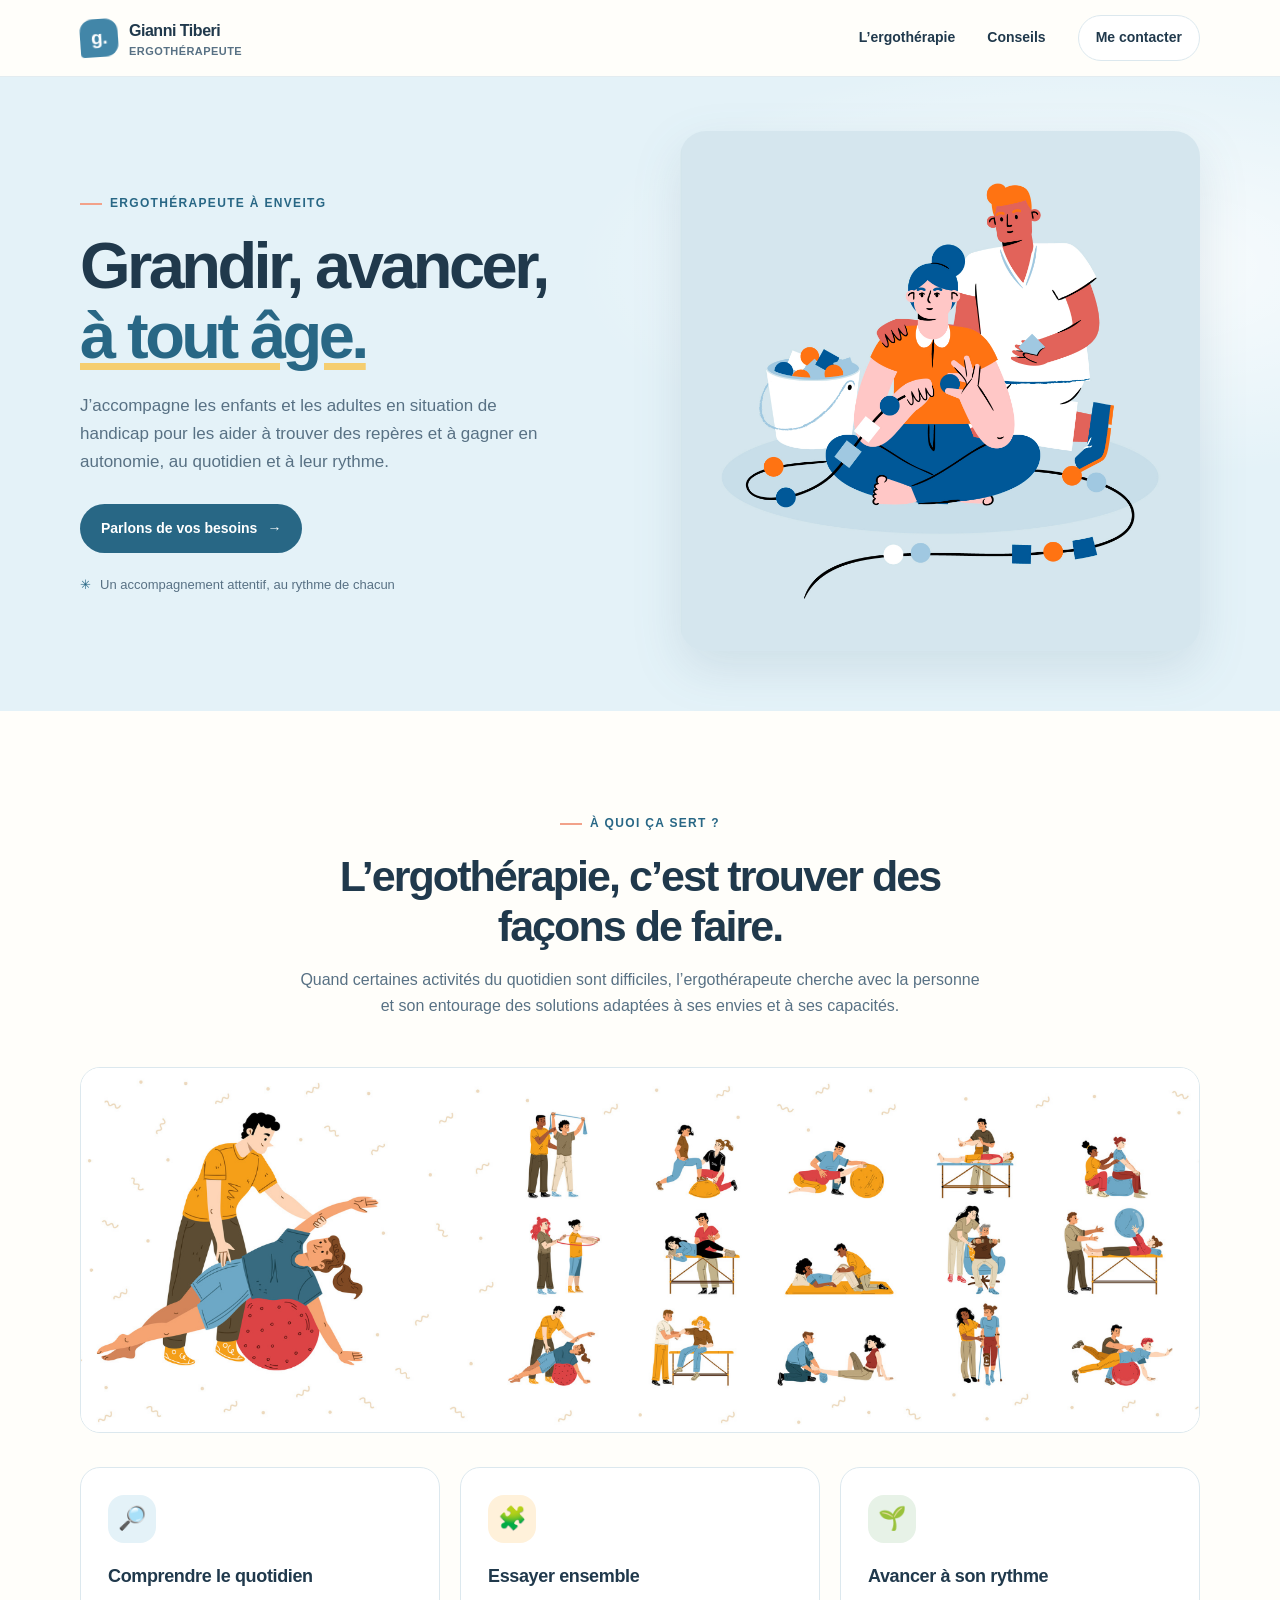
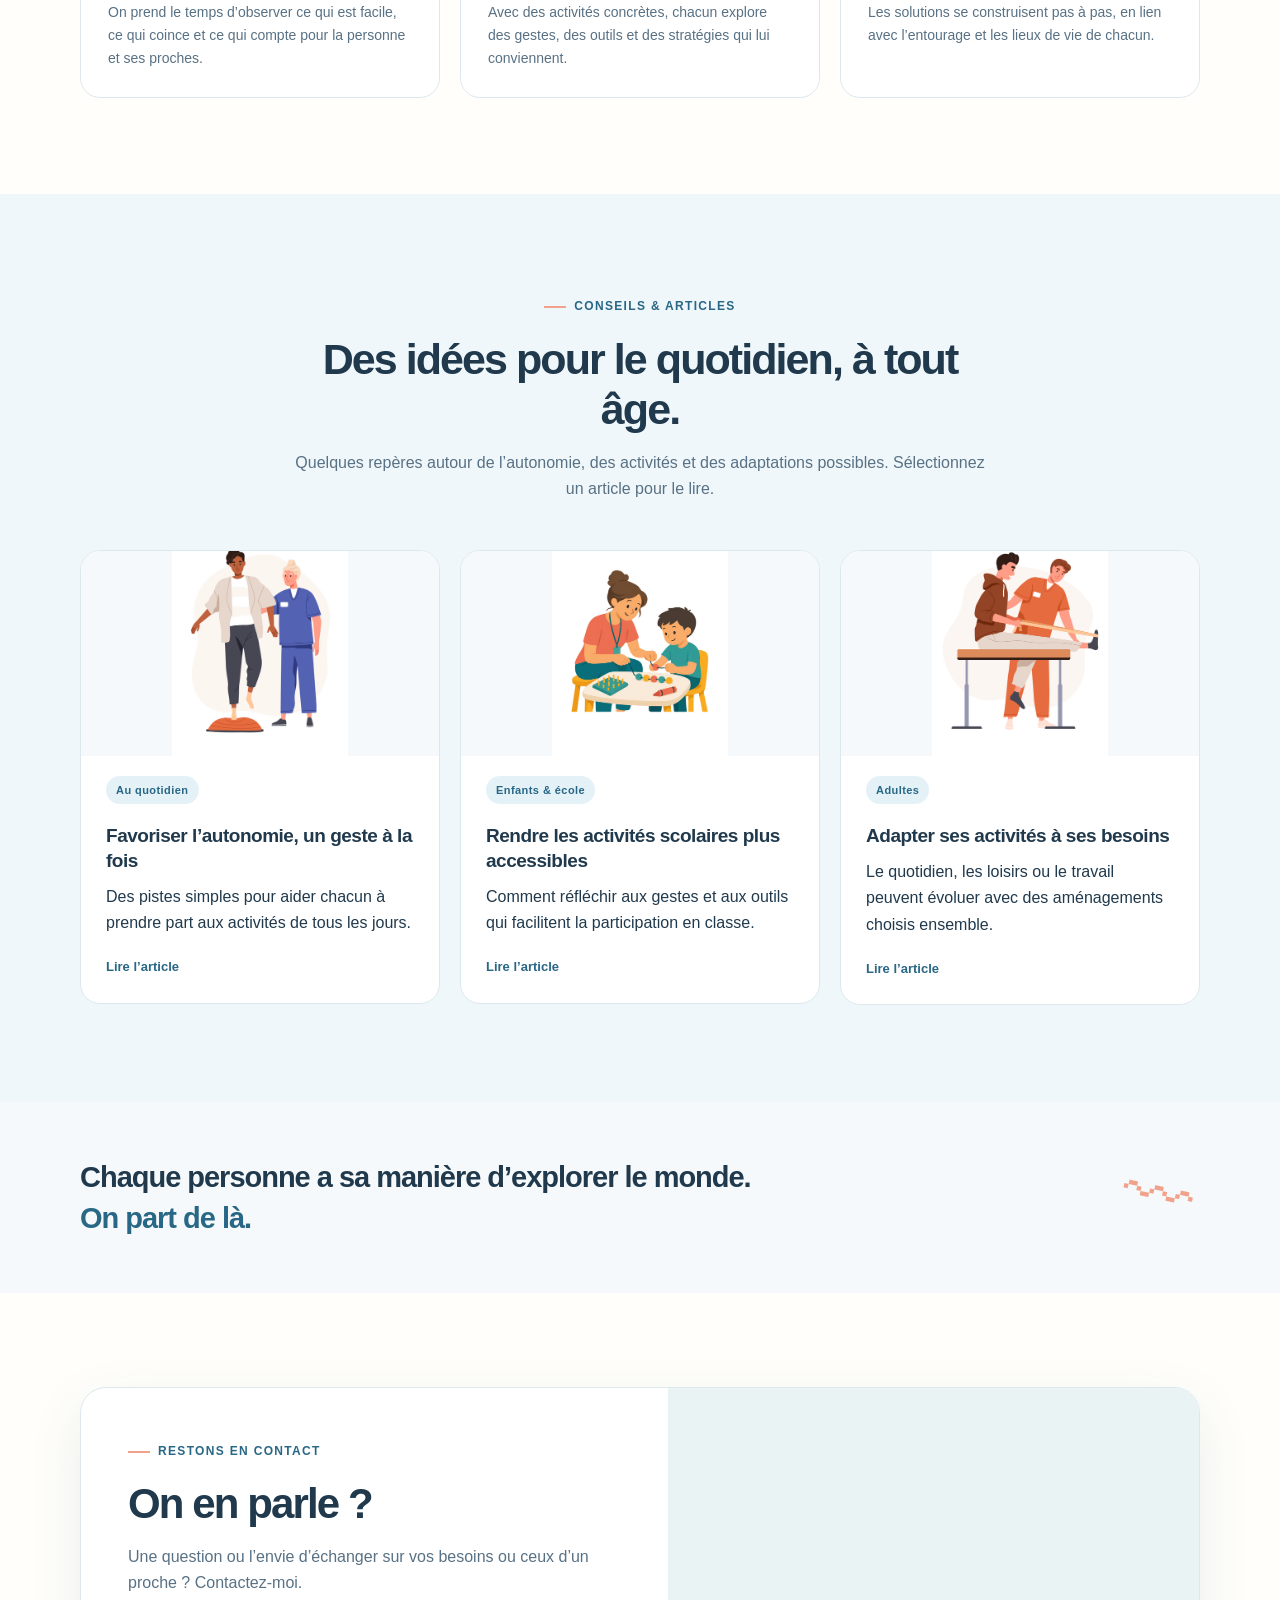
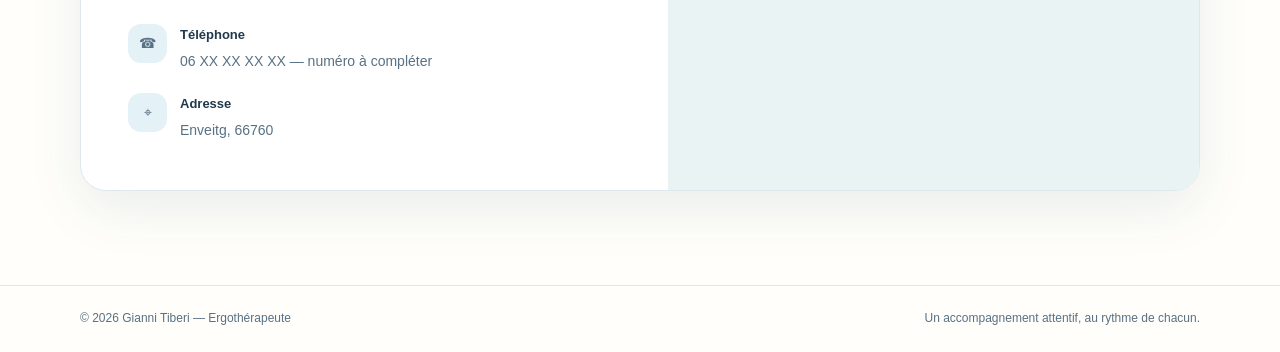
<file: index.html>
﻿<!doctype html>
<html lang="fr">
<head>
  <meta charset="utf-8">
  <meta name="viewport" content="width=device-width, initial-scale=1">
  <meta name="theme-color" content="#f3f8fc">
  <meta name="description" content="Gianni Tiberi, ergothérapeute à Enveitg. Un accompagnement attentif pour aider les enfants et les adultes à gagner en autonomie au quotidien.">
  <title>Gianni Tiberi — Ergothérapeute à Enveitg</title>
  <link rel="stylesheet" href="css/style.css">

</head>
<body>
  <header class="topbar">
    <nav class="nav wrap" aria-label="Navigation principale">
      <a class="brand" href="#" aria-label="Gianni Tiberi, accueil">
        <span class="brand-mark" aria-hidden="true">g.</span>
        <span>Gianni Tiberi<small>ERGOTHÉRAPEUTE</small></span>
      </a>
      <div class="nav-links">
        <a href="#ergotherapie">L’ergothérapie</a>
        <a href="#conseils">Conseils</a>
        <a class="nav-contact" href="#contact">Me contacter</span></a>
      </div>
    </nav>
  </header>

  <main>
    <section class="hero" aria-labelledby="hero-title">
      <div class="hero-grid wrap">
        <div class="hero-copy">
          <p class="eyebrow">Ergothérapeute à Enveitg</p>
          <h1 id="hero-title">Grandir, avancer,<br><em>à tout âge.</em></h1>
          <p>J’accompagne les enfants et les adultes en situation de handicap pour les aider à trouver des repères et à gagner en autonomie, au quotidien et à leur rythme.</p>
          <a class="button" href="#contact">Parlons de vos besoins <span aria-hidden="true">→</span></a>
          <div class="hero-note"><span aria-hidden="true">✳</span> Un accompagnement attentif, au rythme de chacun</div>
        </div>
        <img class="hero-image" src="img/hero.jpg" alt="Un professionnel accompagne une enfant lors d’une activité" fetchpriority="high">
      </div>
    </section>

    <section class="section wrap" id="ergotherapie" aria-labelledby="ergo-title">
      <div class="section-heading">
        <p class="eyebrow">À quoi ça sert ?</p>
        <h2 id="ergo-title">L’ergothérapie, c’est trouver des façons de faire.</h2>
        <p>Quand certaines activités du quotidien sont difficiles, l’ergothérapeute cherche avec la personne et son entourage des solutions adaptées à ses envies et à ses capacités.</p>
      </div>
      <img class="explainer-image" src="img/image2.png" alt="Illustrations de personnes de différents âges accompagnées lors d’activités thérapeutiques" loading="lazy" decoding="async">
      <div class="steps">
        <article class="step">
          <div class="step-icon" aria-hidden="true">🔎</div>
          <h3>Comprendre le quotidien</h3>
          <p>On prend le temps d’observer ce qui est facile, ce qui coince et ce qui compte pour la personne et ses proches.</p>
        </article>
        <article class="step">
          <div class="step-icon" aria-hidden="true">🧩</div>
          <h3>Essayer ensemble</h3>
          <p>Avec des activités concrètes, chacun explore des gestes, des outils et des stratégies qui lui conviennent.</p>
        </article>
        <article class="step">
          <div class="step-icon" aria-hidden="true">🌱</div>
          <h3>Avancer à son rythme</h3>
          <p>Les solutions se construisent pas à pas, en lien avec l’entourage et les lieux de vie de chacun.</p>
        </article>
      </div>
    </section>

    <section class="section blog-section" id="conseils" aria-labelledby="conseils-title">
      <div class="section-heading">
        <p class="eyebrow">Conseils &amp; articles</p>
        <h2 id="conseils-title">Des idées pour le quotidien, à tout âge.</h2>
        <p>Quelques repères autour de l’autonomie, des activités et des adaptations possibles. Sélectionnez un article pour le lire.</p>
      </div>
      <div class="article-grid">
        <a class="blog-card blog-card--link" href="article.html?id=autonomie">
          <img class="blog-card-image blog-card-image--daily" src="img/autonomie.png" alt="Un adulte s’exerce à l’équilibre avec l’aide d’une professionnelle" loading="lazy" decoding="async">
          <span class="blog-card-body">
            <span class="blog-category">Au quotidien</span>
            <h3>Favoriser l’autonomie, un geste à la fois</h3>
            <p>Des pistes simples pour aider chacun à prendre part aux activités de tous les jours.</p>
            <span class="blog-readmore">Lire l’article</span>
          </span>
        </a>

        <a class="blog-card blog-card--link" href="article.html?id=ecole">
          <img class="blog-card-image blog-card-image--school" src="img/enfant.png" alt="Un enfant réalise une activité manuelle accompagné par une professionnelle" loading="lazy" decoding="async">
          <span class="blog-card-body">
            <span class="blog-category">Enfants &amp; école</span>
            <h3>Rendre les activités scolaires plus accessibles</h3>
            <p>Comment réfléchir aux gestes et aux outils qui facilitent la participation en classe.</p>
            <span class="blog-readmore">Lire l’article</span>
          </span>
        </a>

        <a class="blog-card blog-card--link" href="article.html?id=adultes">
          <img class="blog-card-image blog-card-image--adult" src="img/exercices.png" alt="Un adulte s’exerce avec l’aide d’un professionnel" loading="lazy" decoding="async">
          <span class="blog-card-body">
            <span class="blog-category">Adultes</span>
            <h3>Adapter ses activités à ses besoins</h3>
            <p>Le quotidien, les loisirs ou le travail peuvent évoluer avec des aménagements choisis ensemble.</p>
            <span class="blog-readmore">Lire l’article</span>
          </span>
        </a>
      </div>
    </section>

    <aside class="quote-band" aria-label="Une approche personnalisée">
      <div class="quote-inner wrap">
        <p>Chaque personne a sa manière d’explorer le monde. <span>On part de là.</span></p>
        <span class="quote-doodle" aria-hidden="true">〰</span>
      </div>
    </aside>

    <section class="contact-section wrap" id="contact" aria-labelledby="contact-title">
      <div class="contact-card">
        <div class="contact-copy">
          <p class="eyebrow">Restons en contact</p>
          <h2 id="contact-title">On en parle ?</h2>
          <p>Une question ou l’envie d’échanger sur vos besoins ou ceux d’un proche ? Contactez-moi.</p>
          <div class="contact-list">
            <div class="contact-item">
              <span class="contact-symbol" aria-hidden="true">☎</span>
              <div><strong>Téléphone</strong><span>06 XX XX XX XX — numéro à compléter</span></div>
            </div>
            <div class="contact-item">
              <span class="contact-symbol" aria-hidden="true">⌖</span>
              <div><strong>Adresse</strong><span>Enveitg, 66760</span></div>
            </div>
          </div>
        </div>
        <div class="map-panel">
          <iframe
            src="https://www.google.com/maps?q=Enveitg%2066760&output=embed"
            title="Carte Google Maps d’Enveitg, 66760"
            loading="lazy"
            referrerpolicy="no-referrer-when-downgrade"
            allowfullscreen>
          </iframe>
        </div>
      </div>
    </section>
  </main>

  <footer>
    <div class="footer-inner wrap">
      <span>© <span id="year">2026</span> Gianni Tiberi — Ergothérapeute</span>
      <span>Un accompagnement attentif, au rythme de chacun.</span>
    </div>
  </footer>

  <script src="js/main.js" defer></script>
</body>
</html>
</file>
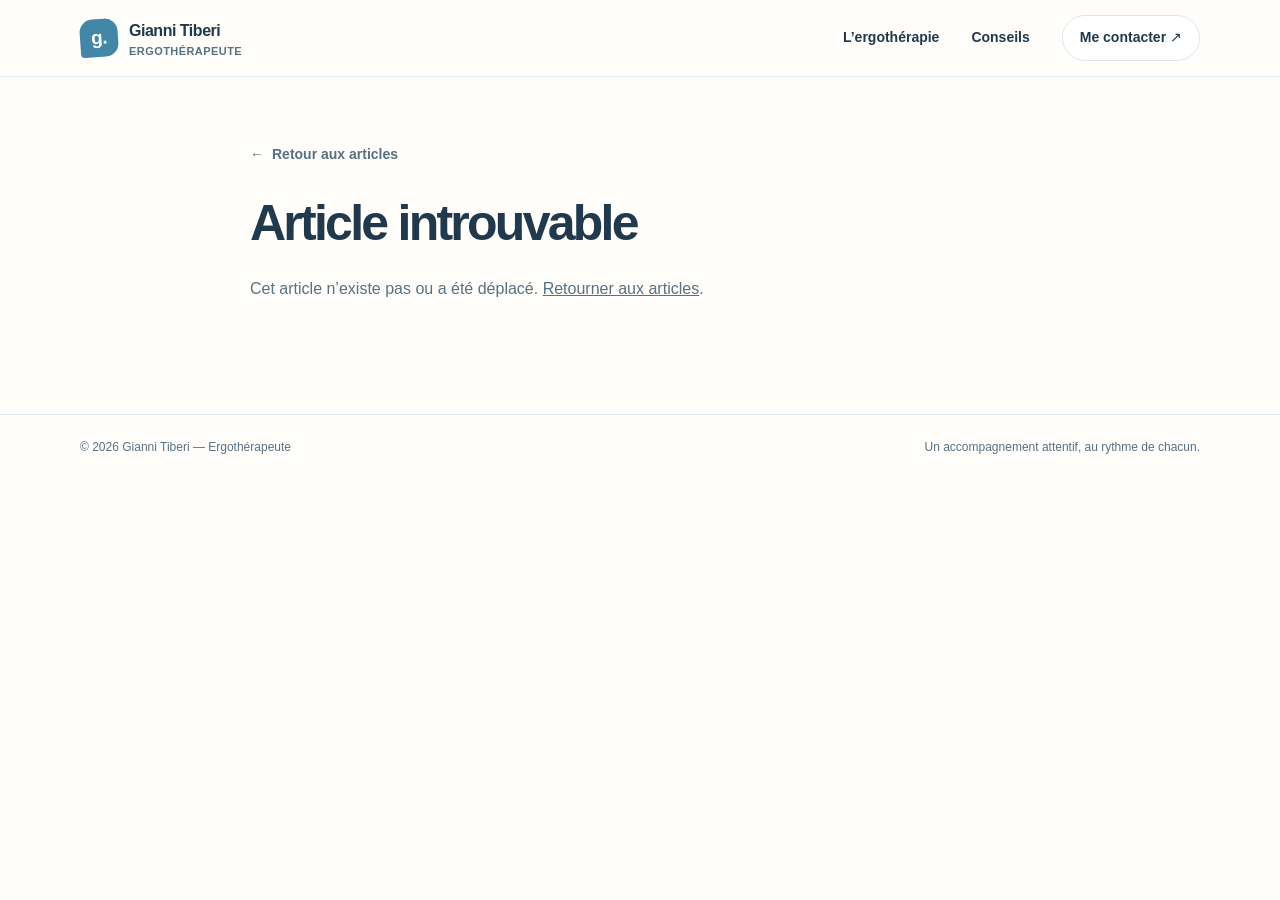
<file: article.html>
<!doctype html>
<html lang="fr">

<head>
  <meta charset="utf-8">
  <meta name="viewport" content="width=device-width, initial-scale=1">
  <meta name="theme-color" content="#f3f8fc">
  <meta name="description"
    content="Article de Gianni Tiberi, ergothérapeute à Enveitg — conseils et repères pour le quotidien.">
  <title>Article — Gianni Tiberi, ergothérapeute</title>
  <link rel="stylesheet" href="css/style.css">
</head>

<body>
  <header class="topbar">
    <nav class="nav wrap" aria-label="Navigation principale">
      <a class="brand" href="index.html" aria-label="Gianni Tiberi, accueil">
        <span class="brand-mark" aria-hidden="true">g.</span>
        <span>Gianni Tiberi<small>ERGOTHÉRAPEUTE</small></span>
      </a>
      <div class="nav-links">
        <a href="index.html#ergotherapie">L’ergothérapie</a>
        <a href="index.html#conseils">Conseils</a>
        <a class="nav-contact" href="index.html#contact">Me contacter <span aria-hidden="true">↗</span></a>
      </div>
    </nav>
  </header>

  <main>
    <section class="article-page wrap" id="article" aria-labelledby="article-title">
      <a class="article-back" href="index.html#conseils"><span aria-hidden="true">←</span> Retour aux articles</a>

      <article>
        <span class="blog-category" id="article-category">Article</span>
        <h1 id="article-title">Chargement de l’article…</h1>
        <img class="article-hero" id="article-image" src="img/autonomie.png" alt="" loading="lazy" decoding="async">
        <div class="article-body" id="article-body"></div>
      </article>
    </section>
  </main>

  <footer>
    <div class="footer-inner wrap">
      <span>© <span id="year">2026</span> Gianni Tiberi — Ergothérapeute</span>
      <span>Un accompagnement attentif, au rythme de chacun.</span>
    </div>
  </footer>

  <script src="js/main.js" defer></script>
</body>

</html>
</file>
<file: css/style.css>
:root {
  color-scheme: light;
  --ink: #20394c;
  --muted: #587184;
  --blue: #4286a8;
  --blue-dark: #286785;
  --sky: #e4f2f8;
  --paper: #fffefa;
  --line: #dce8ee;
  --coral: #f2a28a;
  --yellow: #f5ce70;
  --green: #bdd9c2;
  --shadow: 0 18px 55px rgba(34, 73, 96, .09);
  font-family: "Trebuchet MS", "Segoe UI", sans-serif;
  font-synthesis: none;
  text-rendering: optimizeLegibility;
}

* { box-sizing: border-box; }

html {
  scroll-behavior: smooth;
  scroll-padding-top: 80px;
}

body {
  margin: 0;
  color: var(--ink);
  background: var(--paper);
  line-height: 1.65;
}

a { color: inherit; }

a:focus-visible {
  outline: 3px solid var(--coral);
  outline-offset: 4px;
  border-radius: 4px;
}

.wrap {
  width: min(1120px, calc(100% - 48px));
  margin-inline: auto;
}

.topbar {
  position: sticky;
  top: 0;
  z-index: 20;
  background: rgba(255, 254, 250, .94);
  border-bottom: 1px solid rgba(220, 232, 238, .8);
}

.nav {
  min-height: 76px;
  display: flex;
  align-items: center;
  justify-content: space-between;
  gap: 24px;
}

.brand {
  display: inline-flex;
  align-items: center;
  gap: 11px;
  color: var(--ink);
  text-decoration: none;
  font-weight: 800;
  letter-spacing: -.03em;
}

.brand-mark {
  width: 38px;
  height: 38px;
  display: grid;
  place-items: center;
  border-radius: 13px 13px 13px 4px;
  background: var(--blue);
  color: white;
  font-size: 19px;
  transform: rotate(-4deg);
}

.brand small {
  display: block;
  color: var(--muted);
  font-size: 11px;
  font-weight: 600;
  letter-spacing: .04em;
  line-height: 1.2;
}

.nav-links {
  display: flex;
  align-items: center;
  gap: 32px;
  font-size: 14px;
  font-weight: 700;
}

.nav-links a {
  text-decoration: none;
}

.nav-links a:hover { color: var(--blue-dark); }

.nav-contact {
  padding: 10px 17px;
  border: 1px solid var(--line);
  border-radius: 999px;
  background: white;
}

.hero {
  overflow: hidden;
  background:
    radial-gradient(ellipse at 86% 30%, rgba(255,255,255,.82), transparent 34%),
    var(--sky);
}

.hero-grid {
  min-height: 580px;
  display: grid;
  grid-template-columns: 1fr 1fr;
  align-items: center;
  gap: 48px;
  padding-block: 54px 60px;
}

.eyebrow {
  display: inline-flex;
  align-items: center;
  gap: 8px;
  margin: 0 0 18px;
  color: var(--blue-dark);
  font-size: 12px;
  font-weight: 800;
  letter-spacing: .11em;
  text-transform: uppercase;
}

.eyebrow::before {
  width: 22px;
  height: 2px;
  content: "";
  background: var(--coral);
}

h1, h2, h3, p { margin-top: 0; }

h1 {
  max-width: 570px;
  margin-bottom: 20px;
  font-size: clamp(42px, 5.3vw, 65px);
  letter-spacing: -.055em;
  line-height: 1.08;
}

h1 em {
  color: var(--blue-dark);
  font-style: normal;
  text-decoration: underline;
  text-decoration-color: var(--yellow);
  text-decoration-thickness: 7px;
  text-underline-offset: 5px;
}

.hero-copy > p:not(.eyebrow) {
  max-width: 475px;
  margin-bottom: 28px;
  color: var(--muted);
  font-size: 17px;
}

.button {
  display: inline-flex;
  align-items: center;
  justify-content: center;
  gap: 10px;
  min-height: 49px;
  padding: 0 21px;
  border-radius: 999px;
  background: var(--blue-dark);
  color: white;
  font-size: 14px;
  font-weight: 800;
  text-decoration: none;
  transition: transform .18s ease, background .18s ease;
}

.button:hover {
  background: #20546e;
  transform: translateY(-2px);
}

.hero-note {
  display: flex;
  align-items: center;
  gap: 9px;
  margin-top: 21px;
  color: var(--muted);
  font-size: 13px;
}

.hero-note span { color: var(--blue-dark); }

.hero-image {
  width: 100%;
  max-width: 520px;
  height: auto;
  justify-self: end;
  border-radius: 26px;
  filter: drop-shadow(0 18px 24px rgba(46, 94, 115, .12));
}

.section {
  padding-block: 96px;
}

.blog-section {
  width: 100%;
  max-width: none;
  padding-inline: max(24px, calc((100% - 1120px) / 2));
  background: #eff7fa;
}

.section-heading {
  max-width: 690px;
  margin: 0 auto 48px;
  text-align: center;
}

.section-heading .eyebrow {
  justify-content: center;
}

h2 {
  margin-bottom: 15px;
  font-size: clamp(32px, 4vw, 43px);
  letter-spacing: -.045em;
  line-height: 1.16;
}

.section-heading > p:last-child {
  margin-bottom: 0;
  color: var(--muted);
  font-size: 16px;
}

.explainer-image {
  display: block;
  width: 100%;
  height: auto;
  margin: 0 auto 34px;
  border: 1px solid var(--line);
  border-radius: 20px;
  background: white;
}

.steps {
  display: grid;
  grid-template-columns: repeat(3, 1fr);
  gap: 20px;
}

.article-grid {
  display: grid;
  grid-template-columns: repeat(3, 1fr);
  align-items: start;
  gap: 20px;
}

.blog-card {
  overflow: hidden;
  border: 1px solid var(--line);
  border-radius: 20px;
  background: white;
  transition: border-color .2s ease, box-shadow .2s ease, transform .2s ease;
}

.blog-card:hover {
  transform: translateY(-4px);
  border-color: #b7d3df;
  box-shadow: 0 14px 34px rgba(34, 73, 96, .10);
}

.blog-card--link {
  display: flex;
  flex-direction: column;
  text-decoration: none;
  color: inherit;
}

.blog-card-body {
  display: flex;
  min-height: 0;
  flex: 1;
  flex-direction: column;
  padding: 0 25px 25px;
}

.blog-card-body p { margin-bottom: 20px; }

.blog-card-image {
  display: block;
  width: calc(100% + 50px);
  height: 230px;
  max-width: none;
  margin: -25px -25px 20px;
  object-fit: contain;
  background: #f5f9fb;
}

.blog-card--link:focus-visible {
  outline: 3px solid var(--coral);
  outline-offset: 3px;
}

.blog-category {
  align-self: flex-start;
  margin-bottom: 20px;
  padding: 5px 10px;
  border-radius: 999px;
  background: var(--sky);
  color: var(--blue-dark);
  font-size: 11px;
  font-weight: 800;
  letter-spacing: .04em;
}

.blog-card h3 {
  margin-bottom: 10px;
  font-size: 19px;
  letter-spacing: -.025em;
  line-height: 1.3;
}

.blog-card summary p {
  margin-bottom: 20px;
  color: var(--muted);
  font-size: 14px;
}

.blog-readmore {
  display: flex;
  align-items: center;
  margin-top: auto;
  color: var(--blue-dark);
  font-size: 13px;
  font-weight: 800;
}

/* ---------- Page article ---------- */

.article-page {
  padding-block: 64px 96px;
  max-width: 780px;
}

.article-back {
  display: inline-flex;
  align-items: center;
  gap: 8px;
  margin-bottom: 30px;
  color: var(--muted);
  font-size: 14px;
  font-weight: 700;
  text-decoration: none;
}

.article-back:hover { color: var(--blue-dark); }

.article-page .blog-category { margin-bottom: 18px; }

.article-page h1 {
  max-width: none;
  margin-bottom: 26px;
  font-size: clamp(34px, 5vw, 50px);
}

.article-hero {
  display: block;
  width: auto;
  max-width: 100%;
  max-height: 380px;
  height: auto;
  margin: 0 auto 36px;
  border: 1px solid var(--line);
  border-radius: 20px;
  background: white;
  object-fit: contain;
}

.article-body {
  color: var(--muted);
  font-size: 16px;
}

.article-body p + p { margin-top: 18px; }

@media (max-width: 760px) {
  .article-page { padding-block: 42px 70px; }
}

.step {
  min-height: 230px;
  padding: 27px;
  border: 1px solid var(--line);
  border-radius: 20px;
  background: white;
}

.step-icon {
  width: 48px;
  height: 48px;
  display: grid;
  place-items: center;
  margin-bottom: 19px;
  border-radius: 16px;
  background: var(--sky);
  font-size: 23px;
}

.step:nth-child(2) .step-icon { background: #fff1da; }
.step:nth-child(3) .step-icon { background: #e7f2e7; }

.step h3 {
  margin-bottom: 9px;
  font-size: 18px;
  letter-spacing: -.02em;
}

.step p {
  margin-bottom: 0;
  color: var(--muted);
  font-size: 14px;
}

.quote-band {
  padding-block: 55px;
  background: #f5f9fb;
}

.quote-inner {
  display: flex;
  align-items: center;
  justify-content: space-between;
  gap: 32px;
}

.quote-inner p {
  max-width: 700px;
  margin: 0;
  font-size: clamp(21px, 3vw, 29px);
  font-weight: 700;
  letter-spacing: -.035em;
  line-height: 1.4;
}

.quote-inner p span { color: var(--blue-dark); }

.quote-doodle {
  flex: 0 0 78px;
  color: var(--coral);
  font-size: 70px;
  line-height: 1;
  transform: rotate(12deg);
}

.contact-section {
  padding-block: 94px;
}

.contact-card {
  display: grid;
  grid-template-columns: 1.05fr .95fr;
  overflow: hidden;
  border: 1px solid var(--line);
  border-radius: 26px;
  background: white;
  box-shadow: var(--shadow);
}

.contact-copy {
  padding: 47px;
}

.contact-copy h2 { font-size: clamp(32px, 4vw, 42px); }
.contact-copy > p:not(.eyebrow) { color: var(--muted); }

.contact-list {
  display: grid;
  gap: 19px;
  margin-top: 28px;
}

.contact-item {
  display: flex;
  align-items: flex-start;
  gap: 13px;
}

.contact-symbol {
  width: 39px;
  height: 39px;
  flex: 0 0 39px;
  display: grid;
  place-items: center;
  border-radius: 13px;
  background: var(--sky);
  color: var(--blue-dark);
}

.contact-item strong {
  display: block;
  margin-bottom: 2px;
  font-size: 13px;
}

.contact-item span, .contact-item a {
  color: var(--muted);
  font-size: 14px;
}

.contact-item a { text-decoration-color: #b6d2df; }

.map-panel {
  min-height: 390px;
  overflow: hidden;
  background: #eaf3f4;
}

.map-panel iframe {
  display: block;
  width: 100%;
  height: 390px;
  border: 0;
}

footer {
  padding-block: 23px;
  border-top: 1px solid var(--line);
  color: var(--muted);
  font-size: 12px;
}

.footer-inner {
  display: flex;
  justify-content: space-between;
  gap: 16px;
}

/* ---------- Animations ---------- */

/* Apparition au scroll (déclenchée par JS via .reveal / .is-visible) */
.reveal {
  opacity: 0;
  transform: translateY(26px);
  transition: opacity .7s ease, transform .7s cubic-bezier(.22, .61, .36, 1);
  transition-delay: var(--reveal-delay, 0s);
  will-change: opacity, transform;
}

.reveal.is-visible {
  opacity: 1;
  transform: none;
}

.blog-card--link.reveal.is-visible:hover {
  transform: translateY(-4px);
}

/* Image hero : légère montée + zoom entrant */
.hero-image.reveal {
  transform: translateY(26px) scale(.96);
}

.hero-image.reveal.is-visible {
  transform: none;
  transition: opacity .7s ease, transform .9s cubic-bezier(.22, .61, .36, 1);
}

/* Lueur pulsante derrière le brand-mark */
@keyframes markPulse {
  0%, 100% { box-shadow: 0 0 0 0 rgba(66, 134, 168, .35); }
  50%      { box-shadow: 0 0 0 9px rgba(66, 134, 168, 0); }
}

.brand-mark {
  animation: markPulse 2.8s ease-in-out infinite;
}

/* Hover doux sur les cartes */
.step,
.contact-item {
  transition: transform .3s ease, box-shadow .3s ease;
}

.step:hover {
  transform: translateY(-5px);
  box-shadow: 0 14px 34px rgba(34, 73, 96, .10);
}

/* La flèche du doodle qui ondule doucement */
@keyframes doodleWave {
  0%, 100% { transform: rotate(12deg) translateY(0); }
  50%      { transform: rotate(7deg) translateY(-8px); }
}

.quote-doodle {
  animation: doodleWave 3s ease-in-out infinite;
}

/* Barre de progression de lecture en haut de page */
.scroll-progress {
  position: fixed;
  inset: 0 0 auto 0;
  height: 3px;
  z-index: 99;
  background: linear-gradient(90deg, var(--coral), var(--yellow), var(--blue));
  transform-origin: 0 50%;
  transform: scaleX(0);
  pointer-events: none;
}

@media (max-width: 760px) {
  .wrap { width: min(100% - 36px, 540px); }
  .nav { min-height: 68px; }
  .nav-links { gap: 14px; font-size: 13px; }
  .nav-links a:first-child { display: none; }
  .nav-contact { padding: 8px 13px; }
  .hero-grid {
    min-height: auto;
    grid-template-columns: 1fr;
    gap: 16px;
    padding-block: 55px 35px;
  }
  .hero-copy { position: relative; z-index: 1; }
  h1 { max-width: 520px; font-size: clamp(42px, 10vw, 59px); }
  .hero-copy > p:not(.eyebrow) { font-size: 16px; }
  .hero-image { width: min(100%, 440px); justify-self: center; }
  .section, .contact-section { padding-block: 70px; }
  .blog-section { padding-inline: 18px; }
  .section-heading { margin-bottom: 32px; }
  .steps { grid-template-columns: 1fr; gap: 13px; }
  .article-grid { grid-template-columns: 1fr; gap: 13px; }
  .blog-card-image { height: 230px; }
  .step { min-height: auto; padding: 23px; }
  .step-icon { margin-bottom: 13px; }
  .quote-band { padding-block: 39px; }
  .quote-inner { gap: 12px; }
  .quote-doodle { flex-basis: 45px; font-size: 48px; }
  .contact-card { grid-template-columns: 1fr; }
  .contact-copy { padding: 31px 25px; }
  .map-panel, .map-panel iframe { min-height: 270px; height: 270px; }
}

@media (max-width: 380px) {
  .brand { gap: 7px; font-size: 14px; }
  .brand-mark { width: 34px; height: 34px; }
  .nav-links { gap: 8px; font-size: 12px; }
}

@media (prefers-reduced-motion: reduce) {
  *, *::before, *::after {
    scroll-behavior: auto !important;
    transition-duration: .01ms !important;
    animation-duration: .01ms !important;
    animation-iteration-count: 1 !important;
  }
}
</file>
